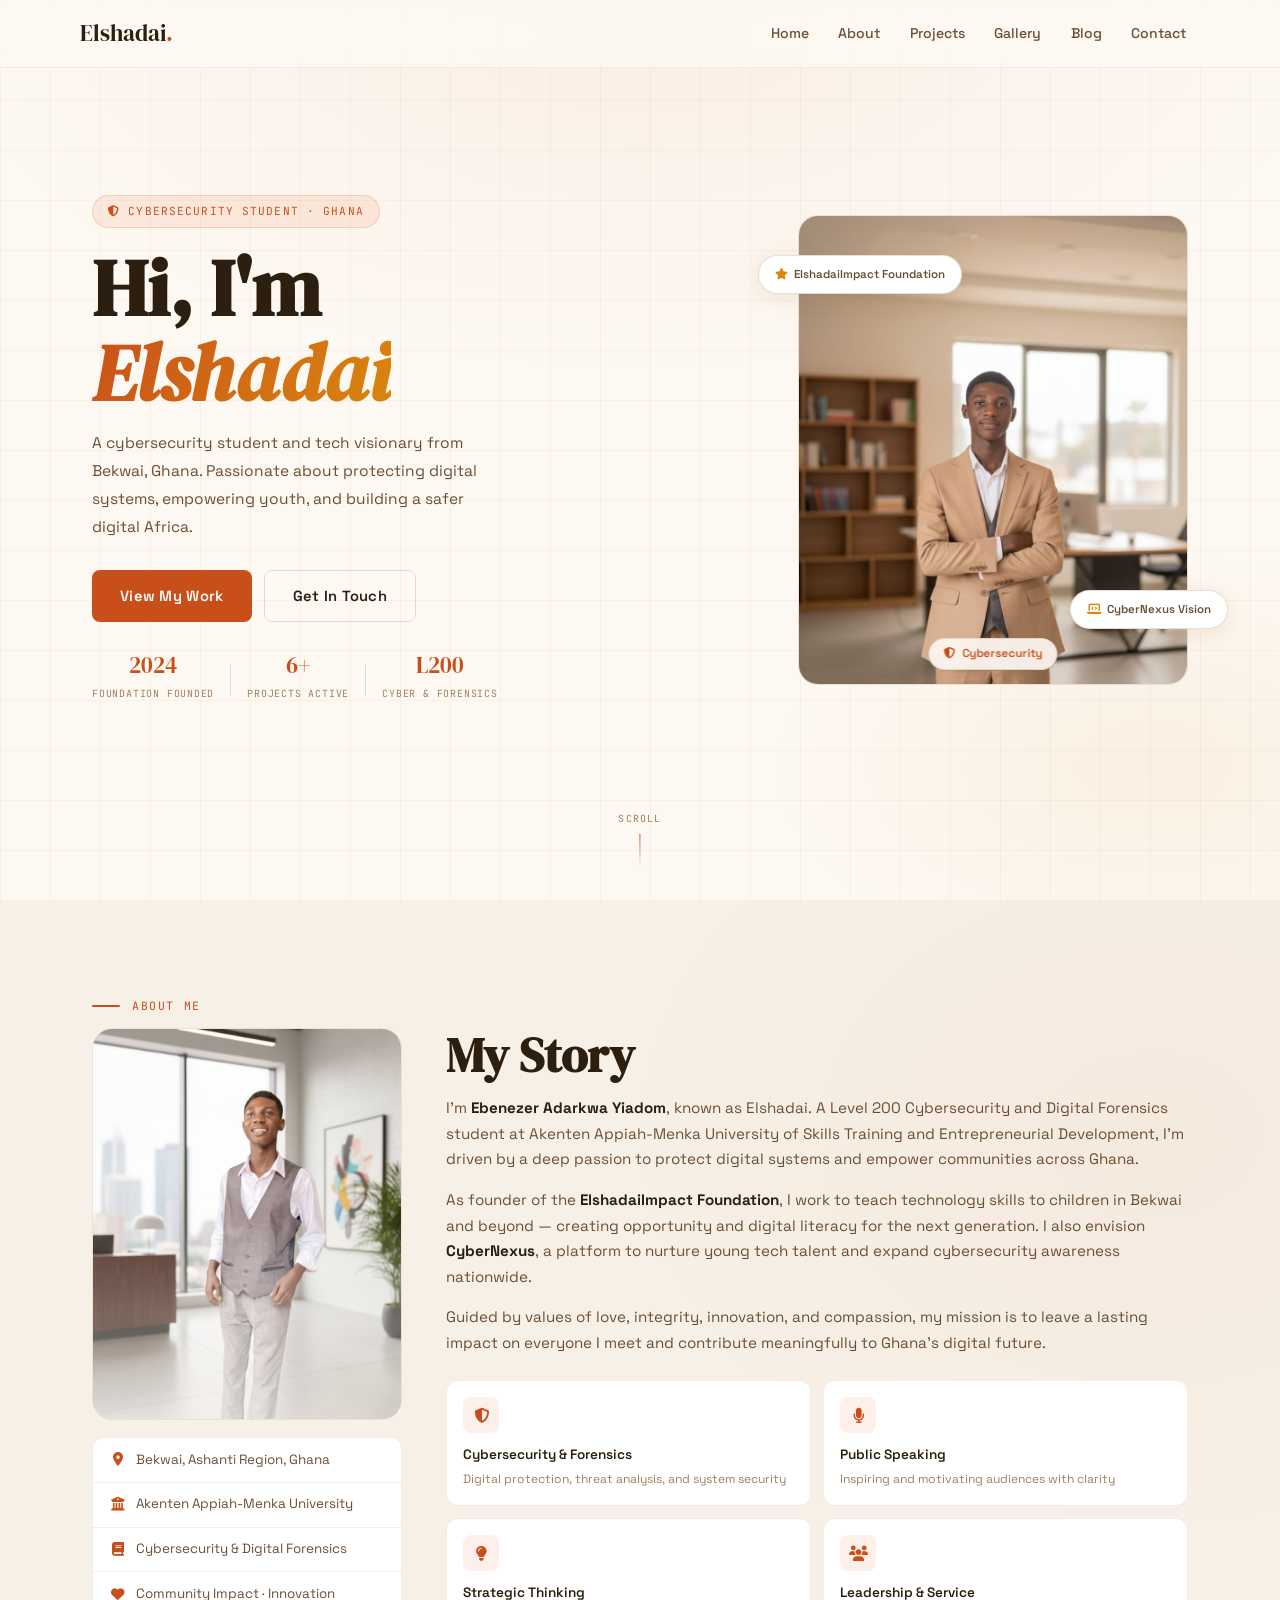
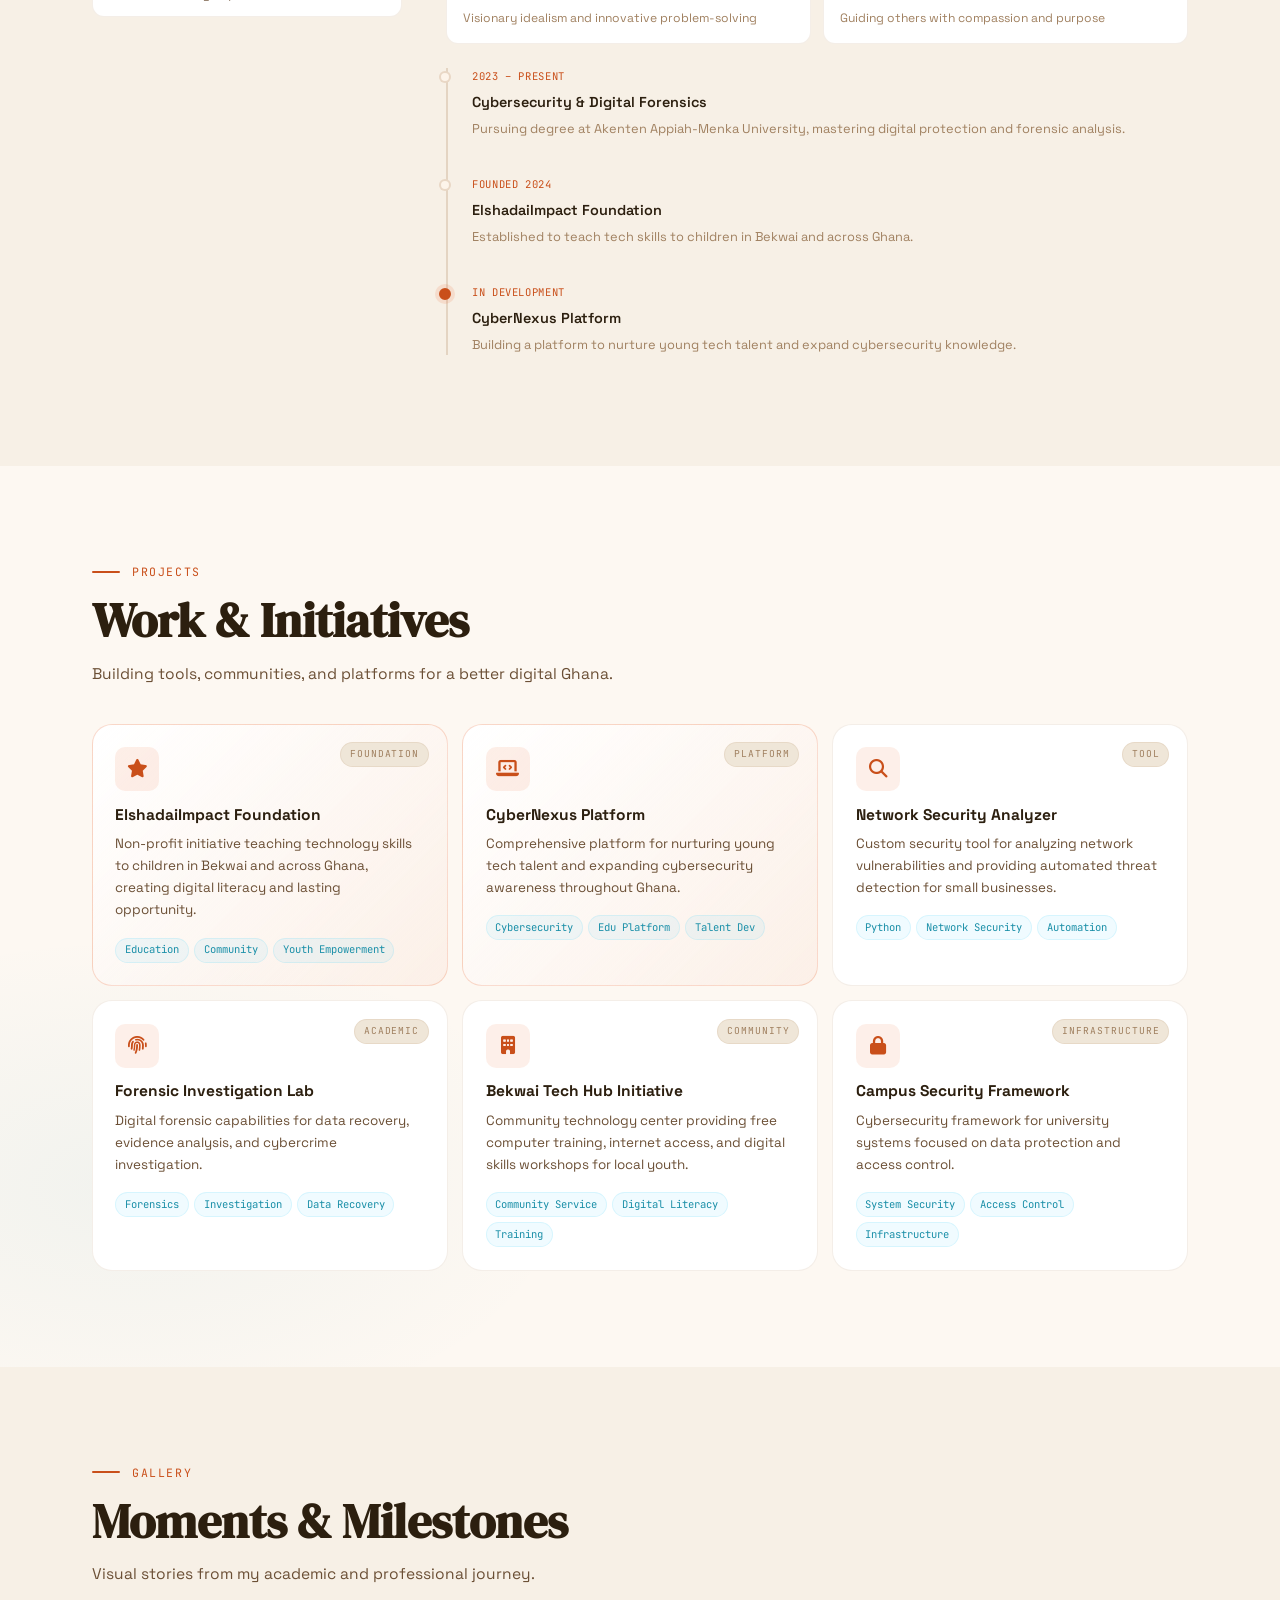
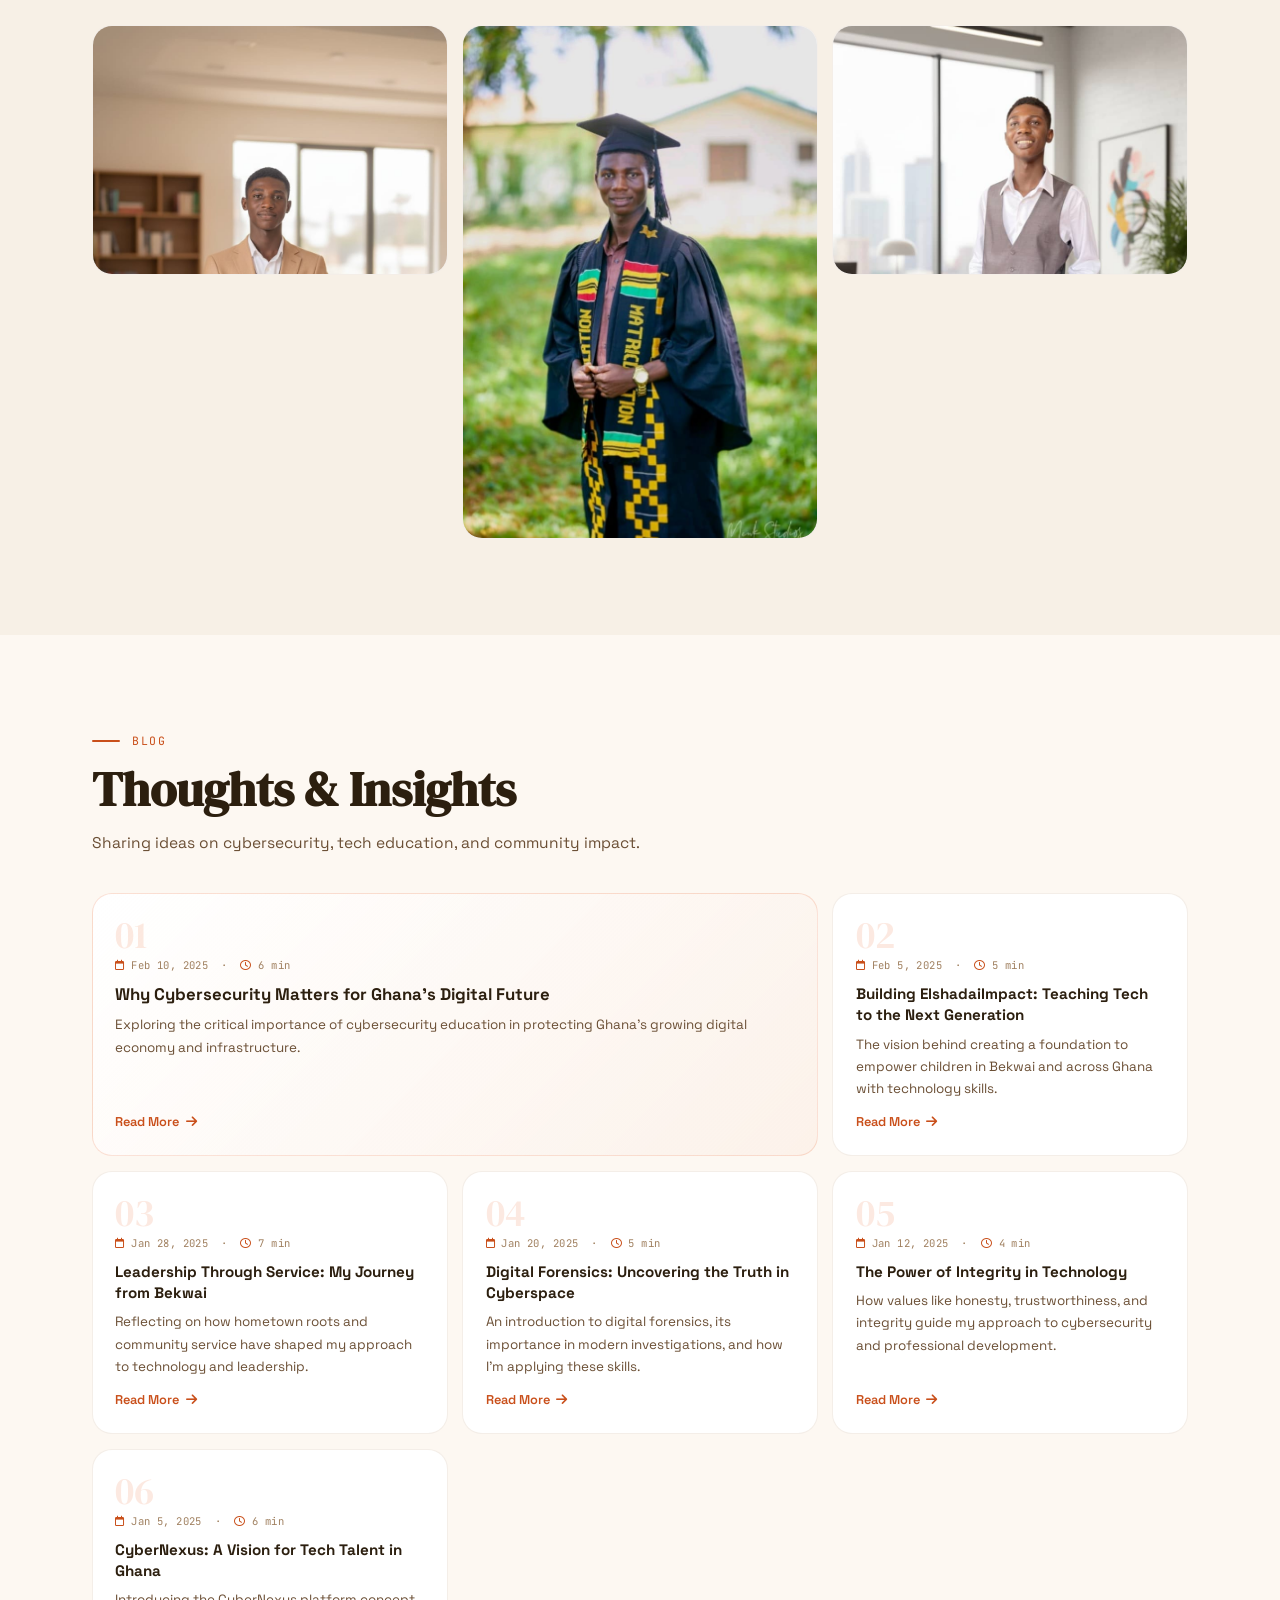
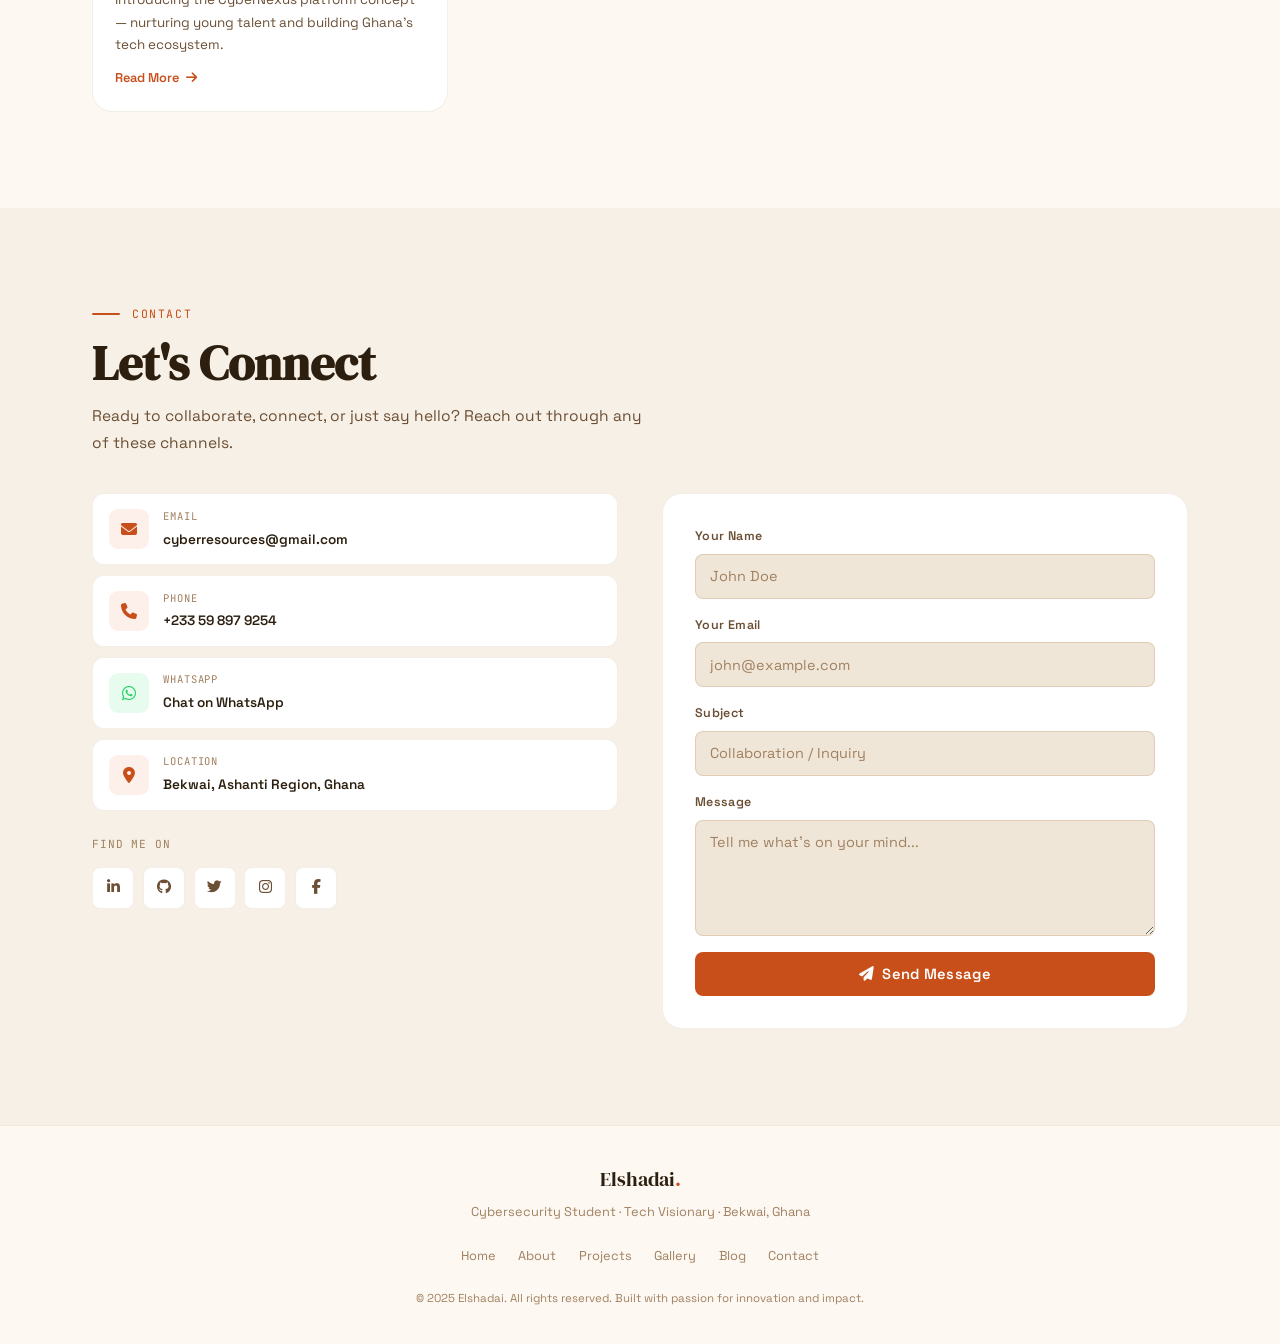
<file: web5/index.html>
<!DOCTYPE html>
<html lang="en">
<head>
    <meta charset="UTF-8">
    <meta name="viewport" content="width=device-width, initial-scale=1.0">
    <meta name="description" content="Elshadai - Cybersecurity Student & Tech Visionary from Bekwai, Ghana. Founder of ElshadaiImpact Foundation.">
    <meta name="author" content="Ebenezer Adarkwa Yiadom (Elshadai)">
    <title>Elshadai — Cybersecurity Student & Tech Visionary</title>

    <!-- Google Fonts -->
    <link href="https://fonts.googleapis.com/css2?family=Space+Grotesk:wght@300;400;500;600;700&family=DM+Serif+Display:ital@0;1&family=JetBrains+Mono:wght@400;500&display=swap" rel="stylesheet">

    <!-- Font Awesome -->
    <link rel="stylesheet" href="https://cdnjs.cloudflare.com/ajax/libs/font-awesome/6.4.0/css/all.min.css">

    <!-- Main Stylesheet -->
    <link rel="stylesheet" href="style.css">
</head>
<body>

    <!-- ======== NAVIGATION ======== -->
    <nav id="navbar">
        <div class="nav-inner">
            <a href="#home" class="logo">Elshadai<span class="dot">.</span></a>
            <input type="checkbox" id="menu-toggle-cb" class="menu-cb" hidden>
            <label for="menu-toggle-cb" class="burger" aria-label="Toggle menu">
                <span></span><span></span><span></span>
            </label>
            <ul class="nav-links">
                <li><a href="#home">Home</a></li>
                <li><a href="#about">About</a></li>
                <li><a href="#projects">Projects</a></li>
                <li><a href="#gallery">Gallery</a></li>
                <li><a href="#blog">Blog</a></li>
                <li><a href="#contact">Contact</a></li>
            </ul>
        </div>
    </nav>

    <!-- ======== HERO ======== -->
    <section id="home" class="section hero-section">
        <div class="hero-bg-grid"></div>
        <div class="container hero-grid">
            <div class="hero-text">
                <p class="eyebrow"><i class="fas fa-shield-alt"></i> Cybersecurity Student · Ghana</p>
                <h1>Hi, I'm<br><em>Elshadai</em></h1>
                <p class="hero-sub">A cybersecurity student and tech visionary from Bekwai, Ghana. Passionate about protecting digital systems, empowering youth, and building a safer digital Africa.</p>
                <div class="hero-actions">
                    <a href="#projects" class="btn btn-primary">View My Work</a>
                    <a href="#contact" class="btn btn-ghost">Get In Touch</a>
                </div>
                <div class="hero-stats">
                    <div class="stat">
                        <span class="stat-num">2024</span>
                        <span class="stat-label">Foundation Founded</span>
                    </div>
                    <div class="stat-divider"></div>
                    <div class="stat">
                        <span class="stat-num">6+</span>
                        <span class="stat-label">Projects Active</span>
                    </div>
                    <div class="stat-divider"></div>
                    <div class="stat">
                        <span class="stat-num">L200</span>
                        <span class="stat-label">Cyber & Forensics</span>
                    </div>
                </div>
            </div>
            <div class="hero-visual">
                <div class="photo-frame">
                    <img src="images/photo1.jpg" alt="Elshadai — Cybersecurity Professional">
                    <div class="frame-badge">
                        <i class="fas fa-shield-alt"></i>
                        <span>Cybersecurity</span>
                    </div>
                </div>
                <div class="floating-pill pill-1">
                    <i class="fas fa-star"></i> ElshadaiImpact Foundation
                </div>
                <div class="floating-pill pill-2">
                    <i class="fas fa-laptop-code"></i> CyberNexus Vision
                </div>
            </div>
        </div>
        <div class="scroll-hint">
            <span>Scroll</span>
            <div class="scroll-line"></div>
        </div>
    </section>

    <!-- ======== ABOUT ======== -->
    <section id="about" class="section about-section">
        <div class="container">
            <div class="section-label">
                <span class="label-line"></span>
                <span>About Me</span>
            </div>
            <div class="about-grid">
                <div class="about-left">
                    <div class="about-img-wrap">
                        <img src="images/photo3.jpg" alt="Elshadai — Leadership">
                        <div class="img-accent"></div>
                    </div>
                    <div class="quick-facts">
                        <div class="fact"><i class="fas fa-map-marker-alt"></i> Bekwai, Ashanti Region, Ghana</div>
                        <div class="fact"><i class="fas fa-university"></i> Akenten Appiah-Menka University</div>
                        <div class="fact"><i class="fas fa-book"></i> Cybersecurity & Digital Forensics</div>
                        <div class="fact"><i class="fas fa-heart"></i> Community Impact · Innovation</div>
                    </div>
                </div>
                <div class="about-right">
                    <h2 class="section-title">My Story</h2>
                    <p>I'm <strong>Ebenezer Adarkwa Yiadom</strong>, known as Elshadai. A Level 200 Cybersecurity and Digital Forensics student at Akenten Appiah-Menka University of Skills Training and Entrepreneurial Development, I'm driven by a deep passion to protect digital systems and empower communities across Ghana.</p>
                    <p>As founder of the <strong>ElshadaiImpact Foundation</strong>, I work to teach technology skills to children in Bekwai and beyond — creating opportunity and digital literacy for the next generation. I also envision <strong>CyberNexus</strong>, a platform to nurture young tech talent and expand cybersecurity awareness nationwide.</p>
                    <p>Guided by values of love, integrity, innovation, and compassion, my mission is to leave a lasting impact on everyone I meet and contribute meaningfully to Ghana's digital future.</p>

                    <div class="skills-grid">
                        <div class="skill-card">
                            <div class="skill-icon"><i class="fas fa-shield-alt"></i></div>
                            <h4>Cybersecurity & Forensics</h4>
                            <p>Digital protection, threat analysis, and system security</p>
                        </div>
                        <div class="skill-card">
                            <div class="skill-icon"><i class="fas fa-microphone"></i></div>
                            <h4>Public Speaking</h4>
                            <p>Inspiring and motivating audiences with clarity</p>
                        </div>
                        <div class="skill-card">
                            <div class="skill-icon"><i class="fas fa-lightbulb"></i></div>
                            <h4>Strategic Thinking</h4>
                            <p>Visionary idealism and innovative problem-solving</p>
                        </div>
                        <div class="skill-card">
                            <div class="skill-icon"><i class="fas fa-users"></i></div>
                            <h4>Leadership & Service</h4>
                            <p>Guiding others with compassion and purpose</p>
                        </div>
                    </div>

                    <div class="timeline">
                        <div class="tl-item">
                            <div class="tl-dot"></div>
                            <div class="tl-body">
                                <div class="tl-year">2023 – Present</div>
                                <h4>Cybersecurity & Digital Forensics</h4>
                                <p>Pursuing degree at Akenten Appiah-Menka University, mastering digital protection and forensic analysis.</p>
                            </div>
                        </div>
                        <div class="tl-item">
                            <div class="tl-dot"></div>
                            <div class="tl-body">
                                <div class="tl-year">Founded 2024</div>
                                <h4>ElshadaiImpact Foundation</h4>
                                <p>Established to teach tech skills to children in Bekwai and across Ghana.</p>
                            </div>
                        </div>
                        <div class="tl-item">
                            <div class="tl-dot tl-dot--active"></div>
                            <div class="tl-body">
                                <div class="tl-year">In Development</div>
                                <h4>CyberNexus Platform</h4>
                                <p>Building a platform to nurture young tech talent and expand cybersecurity knowledge.</p>
                            </div>
                        </div>
                    </div>
                </div>
            </div>
        </div>
    </section>

    <!-- ======== PROJECTS ======== -->
    <section id="projects" class="section projects-section">
        <div class="container">
            <div class="section-label">
                <span class="label-line"></span>
                <span>Projects</span>
            </div>
            <h2 class="section-title">Work & Initiatives</h2>
            <p class="section-sub">Building tools, communities, and platforms for a better digital Ghana.</p>
            <div class="projects-grid">

                <div class="project-card project-card--featured">
                    <div class="project-icon"><i class="fas fa-star"></i></div>
                    <div class="project-tag-top">Foundation</div>
                    <h3>ElshadaiImpact Foundation</h3>
                    <p>Non-profit initiative teaching technology skills to children in Bekwai and across Ghana, creating digital literacy and lasting opportunity.</p>
                    <div class="project-tags">
                        <span>Education</span>
                        <span>Community</span>
                        <span>Youth Empowerment</span>
                    </div>
                </div>

                <div class="project-card project-card--featured">
                    <div class="project-icon"><i class="fas fa-laptop-code"></i></div>
                    <div class="project-tag-top">Platform</div>
                    <h3>CyberNexus Platform</h3>
                    <p>Comprehensive platform for nurturing young tech talent and expanding cybersecurity awareness throughout Ghana.</p>
                    <div class="project-tags">
                        <span>Cybersecurity</span>
                        <span>Edu Platform</span>
                        <span>Talent Dev</span>
                    </div>
                </div>

                <div class="project-card">
                    <div class="project-icon"><i class="fas fa-search"></i></div>
                    <div class="project-tag-top">Tool</div>
                    <h3>Network Security Analyzer</h3>
                    <p>Custom security tool for analyzing network vulnerabilities and providing automated threat detection for small businesses.</p>
                    <div class="project-tags">
                        <span>Python</span>
                        <span>Network Security</span>
                        <span>Automation</span>
                    </div>
                </div>

                <div class="project-card">
                    <div class="project-icon"><i class="fas fa-fingerprint"></i></div>
                    <div class="project-tag-top">Academic</div>
                    <h3>Forensic Investigation Lab</h3>
                    <p>Digital forensic capabilities for data recovery, evidence analysis, and cybercrime investigation.</p>
                    <div class="project-tags">
                        <span>Forensics</span>
                        <span>Investigation</span>
                        <span>Data Recovery</span>
                    </div>
                </div>

                <div class="project-card">
                    <div class="project-icon"><i class="fas fa-building"></i></div>
                    <div class="project-tag-top">Community</div>
                    <h3>Bekwai Tech Hub Initiative</h3>
                    <p>Community technology center providing free computer training, internet access, and digital skills workshops for local youth.</p>
                    <div class="project-tags">
                        <span>Community Service</span>
                        <span>Digital Literacy</span>
                        <span>Training</span>
                    </div>
                </div>

                <div class="project-card">
                    <div class="project-icon"><i class="fas fa-lock"></i></div>
                    <div class="project-tag-top">Infrastructure</div>
                    <h3>Campus Security Framework</h3>
                    <p>Cybersecurity framework for university systems focused on data protection and access control.</p>
                    <div class="project-tags">
                        <span>System Security</span>
                        <span>Access Control</span>
                        <span>Infrastructure</span>
                    </div>
                </div>

            </div>
        </div>
    </section>

    <!-- ======== GALLERY ======== -->
    <section id="gallery" class="section gallery-section">
        <div class="container">
            <div class="section-label">
                <span class="label-line"></span>
                <span>Gallery</span>
            </div>
            <h2 class="section-title">Moments & Milestones</h2>
            <p class="section-sub">Visual stories from my academic and professional journey.</p>
            <div class="gallery-grid">

                <div class="gallery-card">
                    <div class="gallery-img-wrap">
                        <img src="images/photo1.jpg" alt="Professional Portrait — Elshadai">
                    </div>
                    <div class="gallery-info">
                        <h3>Professional Portrait</h3>
                        <p>Cybersecurity student and tech visionary</p>
                    </div>
                </div>

                <div class="gallery-card gallery-card--tall">
                    <div class="gallery-img-wrap">
                        <img src="images/photo2.jpg" alt="Academic Achievement — Matriculation">
                    </div>
                    <div class="gallery-info">
                        <h3>Academic Achievement</h3>
                        <p>Celebrating educational milestones at matriculation</p>
                    </div>
                </div>

                <div class="gallery-card">
                    <div class="gallery-img-wrap">
                        <img src="images/photo3.jpg" alt="Leadership & Vision — Elshadai">
                    </div>
                    <div class="gallery-info">
                        <h3>Leadership & Vision</h3>
                        <p>Inspiring the next generation of tech talent</p>
                    </div>
                </div>

            </div>
        </div>
    </section>

    <!-- ======== BLOG ======== -->
    <section id="blog" class="section blog-section">
        <div class="container">
            <div class="section-label">
                <span class="label-line"></span>
                <span>Blog</span>
            </div>
            <h2 class="section-title">Thoughts & Insights</h2>
            <p class="section-sub">Sharing ideas on cybersecurity, tech education, and community impact.</p>
            <div class="blog-grid">

                <article class="blog-card blog-card--featured">
                    <div class="blog-num">01</div>
                    <div class="blog-meta"><i class="far fa-calendar"></i> Feb 10, 2025 &nbsp;·&nbsp; <i class="far fa-clock"></i> 6 min</div>
                    <h3>Why Cybersecurity Matters for Ghana's Digital Future</h3>
                    <p>Exploring the critical importance of cybersecurity education in protecting Ghana's growing digital economy and infrastructure.</p>
                    <a href="#" class="read-more">Read More <i class="fas fa-arrow-right"></i></a>
                </article>

                <article class="blog-card">
                    <div class="blog-num">02</div>
                    <div class="blog-meta"><i class="far fa-calendar"></i> Feb 5, 2025 &nbsp;·&nbsp; <i class="far fa-clock"></i> 5 min</div>
                    <h3>Building ElshadaiImpact: Teaching Tech to the Next Generation</h3>
                    <p>The vision behind creating a foundation to empower children in Bekwai and across Ghana with technology skills.</p>
                    <a href="#" class="read-more">Read More <i class="fas fa-arrow-right"></i></a>
                </article>

                <article class="blog-card">
                    <div class="blog-num">03</div>
                    <div class="blog-meta"><i class="far fa-calendar"></i> Jan 28, 2025 &nbsp;·&nbsp; <i class="far fa-clock"></i> 7 min</div>
                    <h3>Leadership Through Service: My Journey from Bekwai</h3>
                    <p>Reflecting on how hometown roots and community service have shaped my approach to technology and leadership.</p>
                    <a href="#" class="read-more">Read More <i class="fas fa-arrow-right"></i></a>
                </article>

                <article class="blog-card">
                    <div class="blog-num">04</div>
                    <div class="blog-meta"><i class="far fa-calendar"></i> Jan 20, 2025 &nbsp;·&nbsp; <i class="far fa-clock"></i> 5 min</div>
                    <h3>Digital Forensics: Uncovering the Truth in Cyberspace</h3>
                    <p>An introduction to digital forensics, its importance in modern investigations, and how I'm applying these skills.</p>
                    <a href="#" class="read-more">Read More <i class="fas fa-arrow-right"></i></a>
                </article>

                <article class="blog-card">
                    <div class="blog-num">05</div>
                    <div class="blog-meta"><i class="far fa-calendar"></i> Jan 12, 2025 &nbsp;·&nbsp; <i class="far fa-clock"></i> 4 min</div>
                    <h3>The Power of Integrity in Technology</h3>
                    <p>How values like honesty, trustworthiness, and integrity guide my approach to cybersecurity and professional development.</p>
                    <a href="#" class="read-more">Read More <i class="fas fa-arrow-right"></i></a>
                </article>

                <article class="blog-card">
                    <div class="blog-num">06</div>
                    <div class="blog-meta"><i class="far fa-calendar"></i> Jan 5, 2025 &nbsp;·&nbsp; <i class="far fa-clock"></i> 6 min</div>
                    <h3>CyberNexus: A Vision for Tech Talent in Ghana</h3>
                    <p>Introducing the CyberNexus platform concept — nurturing young talent and building Ghana's tech ecosystem.</p>
                    <a href="#" class="read-more">Read More <i class="fas fa-arrow-right"></i></a>
                </article>

            </div>
        </div>
    </section>

    <!-- ======== CONTACT ======== -->
    <section id="contact" class="section contact-section">
        <div class="container">
            <div class="section-label">
                <span class="label-line"></span>
                <span>Contact</span>
            </div>
            <h2 class="section-title">Let's Connect</h2>
            <p class="section-sub">Ready to collaborate, connect, or just say hello? Reach out through any of these channels.</p>

            <div class="contact-grid">
                <div class="contact-left">
                    <div class="contact-cards">
                        <a href="mailto:cyberresources@gmail.com" class="contact-card">
                            <div class="cc-icon"><i class="fas fa-envelope"></i></div>
                            <div>
                                <div class="cc-label">Email</div>
                                <div class="cc-value">cyberresources@gmail.com</div>
                            </div>
                        </a>
                        <a href="tel:+233598979254" class="contact-card">
                            <div class="cc-icon"><i class="fas fa-phone"></i></div>
                            <div>
                                <div class="cc-label">Phone</div>
                                <div class="cc-value">+233 59 897 9254</div>
                            </div>
                        </a>
                        <a href="https://wa.me/233598979254?text=Hello%20Elshadai!%20I%20found%20your%20portfolio%20and%20would%20love%20to%20connect." target="_blank" rel="noopener" class="contact-card contact-card--whatsapp">
                            <div class="cc-icon"><i class="fab fa-whatsapp"></i></div>
                            <div>
                                <div class="cc-label">WhatsApp</div>
                                <div class="cc-value">Chat on WhatsApp</div>
                            </div>
                        </a>
                        <div class="contact-card contact-card--plain">
                            <div class="cc-icon"><i class="fas fa-map-marker-alt"></i></div>
                            <div>
                                <div class="cc-label">Location</div>
                                <div class="cc-value">Bekwai, Ashanti Region, Ghana</div>
                            </div>
                        </div>
                    </div>

                    <div class="socials-block">
                        <p>Find me on</p>
                        <div class="socials">
                            <a href="https://www.linkedin.com/in/elshadaiimpact" target="_blank" rel="noopener" title="LinkedIn" class="social-btn"><i class="fab fa-linkedin-in"></i></a>
                            <a href="https://github.com/elshadaiimpact" target="_blank" rel="noopener" title="GitHub" class="social-btn"><i class="fab fa-github"></i></a>
                            <a href="https://twitter.com/elshadaiimpact" target="_blank" rel="noopener" title="Twitter / X" class="social-btn"><i class="fab fa-twitter"></i></a>
                            <a href="https://www.instagram.com/elshadaiimpact" target="_blank" rel="noopener" title="Instagram" class="social-btn"><i class="fab fa-instagram"></i></a>
                            <a href="https://www.facebook.com/elshadaiimpact" target="_blank" rel="noopener" title="Facebook" class="social-btn"><i class="fab fa-facebook-f"></i></a>
                        </div>
                    </div>
                </div>

                <div class="contact-right">
                    <form class="contact-form" action="mailto:cyberresources@gmail.com" method="post" enctype="text/plain">
                        <div class="form-group">
                            <label for="name">Your Name</label>
                            <input type="text" id="name" name="name" placeholder="John Doe" required>
                        </div>
                        <div class="form-group">
                            <label for="email">Your Email</label>
                            <input type="email" id="email" name="email" placeholder="john@example.com" required>
                        </div>
                        <div class="form-group">
                            <label for="subject">Subject</label>
                            <input type="text" id="subject" name="subject" placeholder="Collaboration / Inquiry" required>
                        </div>
                        <div class="form-group">
                            <label for="message">Message</label>
                            <textarea id="message" name="message" rows="5" placeholder="Tell me what's on your mind..." required></textarea>
                        </div>
                        <button type="submit" class="btn btn-primary btn-full">
                            <i class="fas fa-paper-plane"></i> Send Message
                        </button>
                    </form>
                </div>
            </div>
        </div>
    </section>

    <!-- ======== FOOTER ======== -->
    <footer class="site-footer">
        <div class="container footer-inner">
            <div class="footer-brand">
                <span class="logo">Elshadai<span class="dot">.</span></span>
                <p>Cybersecurity Student · Tech Visionary · Bekwai, Ghana</p>
            </div>
            <div class="footer-links">
                <a href="#home">Home</a>
                <a href="#about">About</a>
                <a href="#projects">Projects</a>
                <a href="#gallery">Gallery</a>
                <a href="#blog">Blog</a>
                <a href="#contact">Contact</a>
            </div>
            <p class="footer-copy">&copy; 2025 Elshadai. All rights reserved. Built with passion for innovation and impact.</p>
        </div>
    </footer>

    <!-- WhatsApp Floating Button -->
    <a href="https://wa.me/233598979254?text=Hello%20Elshadai!%20I%20found%20your%20portfolio%20and%20would%20love%20to%20connect."
</file>
<file: web5/style.css>
/* ============================================
   Elshadai Portfolio — Main Stylesheet
   Mobile-First, Pure CSS
   ============================================ */

/* ---- CSS Variables ---- */
:root {
    --bg:          #fdf8f2;
    --bg-2:        #f7f0e6;
    --bg-3:        #efe6d8;
    --surface:     #ffffff;
    --surface-2:   #fdf4ea;
    --border:      rgba(180,140,100,0.15);
    --border-2:    rgba(180,140,100,0.28);
    --text:        #2c1f0f;
    --text-2:      #6b4f35;
    --text-3:      #a08060;
    --accent:      #c94f1a;
    --accent-2:    #d9880e;
    --accent-3:    #1a8fa8;
    --accent-glow: rgba(201,79,26,0.22);
    --font-sans:   'Space Grotesk', sans-serif;
    --font-serif:  'DM Serif Display', serif;
    --font-mono:   'JetBrains Mono', monospace;
    --radius:      12px;
    --radius-lg:   20px;
    --transition:  0.3s cubic-bezier(0.4,0,0.2,1);
    --nav-h:       68px;
}

/* ---- Reset ---- */
*, *::before, *::after { box-sizing: border-box; margin: 0; padding: 0; }
html { scroll-behavior: smooth; font-size: 16px; }
body {
    background: var(--bg);
    color: var(--text);
    font-family: var(--font-sans);
    line-height: 1.7;
    overflow-x: hidden;
    -webkit-font-smoothing: antialiased;
}
img { display: block; max-width: 100%; height: auto; }
a { color: inherit; text-decoration: none; }
ul { list-style: none; }

/* ---- Container ---- */
.container {
    width: 100%;
    max-width: 1160px;
    margin: 0 auto;
    padding: 0 1.25rem;
}

/* ---- Sections ---- */
.section { padding: 4rem 0; position: relative; }

/* ---- Section Labels ---- */
.section-label {
    display: flex;
    align-items: center;
    gap: 0.75rem;
    margin-bottom: 0.75rem;
    font-family: var(--font-mono);
    font-size: 0.72rem;
    letter-spacing: 0.14em;
    text-transform: uppercase;
    color: var(--accent);
}
.label-line {
    display: block;
    width: 28px; height: 2px;
    background: var(--accent);
    border-radius: 2px;
    flex-shrink: 0;
}

.section-title {
    font-family: var(--font-serif);
    font-size: clamp(1.75rem, 5vw, 3rem);
    line-height: 1.15;
    color: var(--text);
    margin-bottom: 0.75rem;
}

.section-sub {
    color: var(--text-2);
    font-size: 0.97rem;
    max-width: 560px;
    margin-bottom: 2.25rem;
    line-height: 1.75;
}

/* ---- Buttons ---- */
.btn {
    display: inline-flex;
    align-items: center;
    justify-content: center;
    gap: 0.5rem;
    padding: 0.8rem 1.75rem;
    border-radius: 8px;
    font-family: var(--font-sans);
    font-size: 0.92rem;
    font-weight: 600;
    letter-spacing: 0.02em;
    cursor: pointer;
    transition: var(--transition);
    border: none;
    text-decoration: none;
    white-space: nowrap;
}
.btn-primary { background: var(--accent); color: #fff; }
.btn-primary:hover { background: #d4541e; transform: translateY(-2px); box-shadow: 0 8px 28px var(--accent-glow); }
.btn-ghost { background: transparent; color: var(--text); border: 1.5px solid var(--border-2); }
.btn-ghost:hover { border-color: var(--accent); color: var(--accent); transform: translateY(-2px); }
.btn-full { width: 100%; }

/* ============================================
   NAVIGATION
   ============================================ */
#navbar {
    position: fixed;
    top: 0; left: 0; right: 0;
    z-index: 1000;
    height: var(--nav-h);
    background: rgba(253,248,242,0.94);
    backdrop-filter: blur(20px);
    -webkit-backdrop-filter: blur(20px);
    border-bottom: 1px solid var(--border);
}

.nav-inner {
    display: flex;
    align-items: center;
    justify-content: space-between;
    height: 100%;
    max-width: 1160px;
    margin: 0 auto;
    padding: 0 1.25rem;
}

.logo {
    font-family: var(--font-serif);
    font-size: 1.45rem;
    color: var(--text);
    z-index: 1001;
    position: relative;
}
.dot { color: var(--accent); }

.menu-cb { display: none; }

.burger {
    display: flex;
    flex-direction: column;
    gap: 5px;
    cursor: pointer;
    padding: 8px;
    z-index: 1001;
    position: relative;
}
.burger span {
    display: block;
    width: 22px; height: 2px;
    background: var(--text);
    border-radius: 2px;
    transition: var(--transition);
    transform-origin: center;
}

/* Burger X animation */
.menu-cb:checked ~ .burger span:nth-child(1) { transform: translateY(7px) rotate(45deg); }
.menu-cb:checked ~ .burger span:nth-child(2) { opacity: 0; transform: scaleX(0); }
.menu-cb:checked ~ .burger span:nth-child(3) { transform: translateY(-7px) rotate(-45deg); }

/* Mobile nav drawer */
.nav-links {
    position: fixed;
    top: var(--nav-h);
    left: 0; right: 0; bottom: 0;
    background: rgba(253,248,242,0.99);
    backdrop-filter: blur(24px);
    -webkit-backdrop-filter: blur(24px);
    display: flex;
    flex-direction: column;
    align-items: center;
    justify-content: center;
    gap: 0.25rem;
    transform: translateX(100%);
    transition: transform 0.35s cubic-bezier(0.4,0,0.2,1);
    z-index: 999;
}
.menu-cb:checked ~ .nav-links { transform: translateX(0); }

.nav-links li { width: 80%; text-align: center; }
.nav-links a {
    display: block;
    padding: 1rem 2rem;
    font-size: 1.35rem;
    font-weight: 600;
    color: var(--text-2);
    transition: var(--transition);
    border-radius: 10px;
}
.nav-links a:hover { color: var(--accent); background: rgba(232,98,42,0.08); }

/* ============================================
   HERO — MOBILE FIRST (photo shown on mobile)
   ============================================ */
.hero-section {
    min-height: 100svh;
    padding-top: calc(var(--nav-h) + 2.5rem);
    padding-bottom: 3rem;
    display: flex;
    flex-direction: column;
    justify-content: center;
    position: relative;
    overflow: hidden;
}

.hero-bg-grid {
    position: absolute;
    inset: 0;
    background-image:
        radial-gradient(ellipse 80% 60% at 50% 0%, rgba(201,79,26,0.06) 0%, transparent 70%),
        radial-gradient(ellipse 50% 40% at 90% 85%, rgba(217,136,14,0.07) 0%, transparent 60%),
        linear-gradient(rgba(180,140,100,0.08) 1px, transparent 1px),
        linear-gradient(90deg, rgba(180,140,100,0.08) 1px, transparent 1px);
    background-size: 100% 100%, 100% 100%, 50px 50px, 50px 50px;
    pointer-events: none;
}

.hero-grid {
    display: flex;
    flex-direction: column;
    align-items: center;
    gap: 2rem;
    position: relative;
    z-index: 1;
    text-align: center;
}

/* Photo block — visible on mobile */
.hero-visual {
    width: 100%;
    display: flex;
    justify-content: center;
    flex-shrink: 0;
    position: relative;
}

.photo-frame {
    position: relative;
    width: 220px;
    height: 275px;
    border-radius: var(--radius-lg);
    overflow: hidden;
    border: 1px solid var(--border-2);
    background: var(--surface);
}

.photo-frame img {
    width: 100%; height: 100%;
    object-fit: cover;
    object-position: top center;
}

.frame-badge {
    position: absolute;
    bottom: 0.85rem;
    left: 50%;
    transform: translateX(-50%);
    background: rgba(253,248,242,0.92);
    backdrop-filter: blur(10px);
    border: 1px solid var(--border-2);
    border-radius: 100px;
    padding: 0.35rem 0.9rem;
    font-size: 0.72rem;
    font-weight: 600;
    color: var(--accent);
    display: flex;
    align-items: center;
    gap: 0.4rem;
    white-space: nowrap;
}

/* Floating pills: hidden mobile, shown tablet+ */
.floating-pill { display: none; }

/* Hero text */
.hero-text {
    display: flex;
    flex-direction: column;
    align-items: center;
    width: 100%;
}

.eyebrow {
    display: inline-flex;
    align-items: center;
    gap: 0.5rem;
    font-family: var(--font-mono);
    font-size: 0.7rem;
    letter-spacing: 0.10em;
    text-transform: uppercase;
    color: var(--accent);
    background: rgba(232,98,42,0.10);
    border: 1px solid rgba(232,98,42,0.22);
    padding: 0.38rem 0.95rem;
    border-radius: 100px;
    margin-bottom: 1.1rem;
}

.hero-text h1 {
    font-family: var(--font-serif);
    font-size: clamp(2.4rem, 8vw, 5rem);
    line-height: 1.05;
    color: var(--text);
    margin-bottom: 1rem;
}
.hero-text h1 em {
    font-style: italic;
    background: linear-gradient(120deg, var(--accent), var(--accent-2));
    -webkit-background-clip: text;
    -webkit-text-fill-color: transparent;
    background-clip: text;
}

.hero-sub {
    font-size: 0.97rem;
    color: var(--text-2);
    max-width: 440px;
    margin-bottom: 1.75rem;
    line-height: 1.8;
}

.hero-actions {
    display: flex;
    gap: 0.75rem;
    flex-wrap: wrap;
    justify-content: center;
    margin-bottom: 2rem;
    width: 100%;
}

.hero-actions .btn {
    flex: 1;
    min-width: 130px;
    max-width: 190px;
}

.hero-stats {
    display: flex;
    align-items: center;
    justify-content: center;
    gap: 1rem;
}

.stat { text-align: center; }
.stat-num {
    display: block;
    font-family: var(--font-serif);
    font-size: 1.45rem;
    color: var(--accent);
    line-height: 1;
}
.stat-label {
    font-size: 0.62rem;
    color: var(--text-3);
    text-transform: uppercase;
    letter-spacing: 0.08em;
    font-family: var(--font-mono);
    margin-top: 0.2rem;
}
.stat-divider {
    width: 1px; height: 32px;
    background: var(--border-2);
    flex-shrink: 0;
}

.scroll-hint { display: none; }

/* ============================================
   ABOUT — MOBILE FIRST
   ============================================ */
.about-section {
    background: var(--bg-2);
    background-image: radial-gradient(ellipse 60% 50% at 90% 20%, rgba(201,79,26,0.04) 0%, transparent 70%);
}

.about-grid {
    display: flex;
    flex-direction: column;
    gap: 2.25rem;
}

.about-left {
    display: flex;
    flex-direction: column;
    gap: 1.1rem;
}

.about-img-wrap {
    position: relative;
    border-radius: var(--radius-lg);
    overflow: hidden;
    border: 1px solid var(--border);
    max-width: 360px;
    margin: 0 auto;
    width: 100%;
}
.about-img-wrap img {
    width: 100%;
    height: 300px;
    object-fit: cover;
    object-position: top;
    display: block;
}
.img-accent {
    position: absolute;
    inset: 0;
    background: linear-gradient(to top, rgba(253,248,242,0.55) 0%, transparent 55%);
    pointer-events: none;
}

.quick-facts {
    background: var(--surface);
    border: 1px solid var(--border);
    border-radius: var(--radius);
    overflow: hidden;
}
.fact {
    display: flex;
    align-items: center;
    gap: 0.7rem;
    padding: 0.78rem 1.1rem;
    font-size: 0.84rem;
    color: var(--text-2);
    border-bottom: 1px solid var(--border);
    line-height: 1.4;
}
.fact:last-child { border-bottom: none; }
.fact i { color: var(--accent); width: 14px; text-align: center; flex-shrink: 0; }

.about-right p { color: var(--text-2); margin-bottom: 0.9rem; font-size: 0.95rem; }
.about-right p strong { color: var(--text); }

.skills-grid {
    display: grid;
    grid-template-columns: 1fr 1fr;
    gap: 0.8rem;
    margin: 1.5rem 0;
}
.skill-card {
    background: var(--surface);
    border: 1px solid var(--border);
    border-radius: var(--radius);
    padding: 1rem;
    transition: var(--transition);
}
.skill-card:hover { border-color: var(--border-2); background: var(--surface-2); transform: translateY(-2px); }
.skill-icon {
    width: 36px; height: 36px;
    background: rgba(232,98,42,0.10);
    border-radius: 8px;
    display: flex; align-items: center; justify-content: center;
    color: var(--accent);
    font-size: 0.95rem;
    margin-bottom: 0.6rem;
}
.skill-card h4 { font-size: 0.85rem; font-weight: 600; color: var(--text); margin-bottom: 0.28rem; }
.skill-card p { font-size: 0.76rem; color: var(--text-3); margin: 0; line-height: 1.5; }

.timeline {
    border-left: 2px solid var(--border-2);
    padding-left: 1.5rem;
    margin-top: 1.5rem;
}
.tl-item { position: relative; padding-bottom: 1.4rem; }
.tl-item:last-child { padding-bottom: 0; }
.tl-dot {
    position: absolute;
    left: -2.05rem; top: 0.22rem;
    width: 12px; height: 12px;
    border-radius: 50%;
    background: var(--surface-2);
    border: 2px solid var(--border-2);
}
.tl-dot--active {
    background: var(--accent);
    border-color: var(--accent);
    box-shadow: 0 0 0 4px rgba(232,98,42,0.14);
}
.tl-year {
    font-family: var(--font-mono);
    font-size: 0.66rem;
    color: var(--accent);
    letter-spacing: 0.06em;
    text-transform: uppercase;
    margin-bottom: 0.25rem;
}
.tl-body h4 { font-size: 0.9rem; font-weight: 600; color: var(--text); margin-bottom: 0.28rem; }
.tl-body p { font-size: 0.8rem; color: var(--text-3); line-height: 1.6; }

/* ============================================
   PROJECTS — MOBILE FIRST (1 col)
   ============================================ */
.projects-section {
    background: var(--bg);
    background-image: radial-gradient(ellipse 50% 40% at 10% 80%, rgba(26,143,168,0.05) 0%, transparent 70%);
}

.projects-grid {
    display: grid;
    grid-template-columns: 1fr;
    gap: 0.9rem;
}

.project-card {
    background: var(--surface);
    border: 1px solid var(--border);
    border-radius: var(--radius-lg);
    padding: 1.4rem;
    position: relative;
    transition: var(--transition);
    overflow: hidden;
}
.project-card::before {
    content: '';
    position: absolute; inset: 0;
    background: linear-gradient(135deg, rgba(232,98,42,0.04) 0%, transparent 60%);
    opacity: 0;
    transition: var(--transition);
    pointer-events: none;
}
.project-card:hover { border-color: var(--border-2); transform: translateY(-3px); box-shadow: 0 10px 36px rgba(0,0,0,0.28); }
.project-card:hover::before { opacity: 1; }
.project-card--featured {
    border-color: rgba(232,98,42,0.22);
    background: linear-gradient(135deg, var(--surface) 0%, rgba(232,98,42,0.05) 100%);
}
.project-icon {
    width: 44px; height: 44px;
    background: rgba(232,98,42,0.10);
    border-radius: 10px;
    display: flex; align-items: center; justify-content: center;
    color: var(--accent);
    font-size: 1.15rem;
    margin-bottom: 0.85rem;
}
.project-tag-top {
    position: absolute;
    top: 1.1rem; right: 1.1rem;
    font-family: var(--font-mono);
    font-size: 0.6rem;
    letter-spacing: 0.1em;
    text-transform: uppercase;
    color: var(--text-3);
    background: var(--bg-3);
    padding: 0.2rem 0.55rem;
    border-radius: 100px;
    border: 1px solid var(--border);
}
.project-card h3 {
    font-size: 0.97rem;
    font-weight: 700;
    color: var(--text);
    margin-bottom: 0.5rem;
    line-height: 1.3;
    padding-right: 3.5rem;
}
.project-card p { font-size: 0.84rem; color: var(--text-2); line-height: 1.65; margin-bottom: 1rem; }
.project-tags { display: flex; flex-wrap: wrap; gap: 0.32rem; }
.project-tags span {
    font-size: 0.66rem;
    font-family: var(--font-mono);
    color: var(--accent-3);
    background: rgba(62,201,245,0.08);
    border: 1px solid rgba(62,201,245,0.14);
    padding: 0.16rem 0.55rem;
    border-radius: 100px;
}

/* ============================================
   GALLERY — MOBILE FIRST (1 col)
   ============================================ */
.gallery-section { background: var(--bg-2); }

.gallery-grid {
    display: grid;
    grid-template-columns: 1fr;
    gap: 0.9rem;
}
.gallery-card {
    border-radius: var(--radius-lg);
    overflow: hidden;
    border: 1px solid var(--border);
    background: var(--surface);
    transition: var(--transition);
}
.gallery-card:hover { border-color: var(--border-2); transform: translateY(-3px); box-shadow: 0 12px 40px rgba(0,0,0,0.3); }
.gallery-img-wrap { overflow: hidden; height: 250px; }
.gallery-img-wrap img {
    width: 100%; height: 100%;
    object-fit: cover;
    object-position: top center;
    transition: transform 0.5s cubic-bezier(0.4,0,0.2,1);
}
.gallery-card:hover .gallery-img-wrap img { transform: scale(1.04); }
.gallery-info { padding: 1rem 1.2rem; }
.gallery-info h3 { font-size: 0.9rem; font-weight: 700; color: var(--text); margin-bottom: 0.22rem; }
.gallery-info p { font-size: 0.78rem; color: var(--text-3); }

/* ============================================
   BLOG — MOBILE FIRST (1 col)
   ============================================ */
.blog-section { background: var(--bg); }

.blog-grid {
    display: grid;
    grid-template-columns: 1fr;
    gap: 0.9rem;
}
.blog-card {
    background: var(--surface);
    border: 1px solid var(--border);
    border-radius: var(--radius-lg);
    padding: 1.4rem;
    transition: var(--transition);
    display: flex;
    flex-direction: column;
    gap: 0.5rem;
}
.blog-card:hover { border-color: var(--border-2); transform: translateY(-3px); box-shadow: 0 10px 36px rgba(0,0,0,0.22); }
.blog-card--featured {
    background: linear-gradient(135deg, var(--surface) 0%, rgba(232,98,42,0.04) 100%);
    border-color: rgba(232,98,42,0.18);
}
.blog-num {
    font-family: var(--font-serif);
    font-size: 2.4rem;
    line-height: 1;
    color: rgba(232,98,42,0.14);
    margin-bottom: -0.35rem;
}
.blog-meta { font-family: var(--font-mono); font-size: 0.66rem; color: var(--text-3); letter-spacing: 0.04em; }
.blog-meta i { color: var(--accent); }
.blog-card h3 { font-size: 0.95rem; font-weight: 700; color: var(--text); line-height: 1.4; }
.blog-card--featured h3 { font-size: 1.05rem; }
.blog-card p { font-size: 0.84rem; color: var(--text-2); line-height: 1.65; flex: 1; }
.read-more {
    display: inline-flex; align-items: center; gap: 0.4rem;
    font-size: 0.8rem; font-weight: 600;
    color: var(--accent);
    transition: gap var(--transition);
    margin-top: 0.2rem;
}
.read-more:hover { gap: 0.7rem; }

/* ============================================
   CONTACT — MOBILE FIRST (1 col)
   ============================================ */
.contact-section { background: var(--bg-2); }

.contact-grid {
    display: grid;
    grid-template-columns: 1fr;
    gap: 1.75rem;
}
.contact-cards {
    display: flex;
    flex-direction: column;
    gap: 0.6rem;
    margin-bottom: 1.5rem;
}
.contact-card {
    display: flex;
    align-items: center;
    gap: 0.9rem;
    padding: 0.85rem 1rem;
    background: var(--surface);
    border: 1px solid var(--border);
    border-radius: var(--radius);
    transition: var(--transition);
}
.contact-card:hover { border-color: var(--border-2); background: var(--surface-2); transform: translateX(3px); }
.contact-card--whatsapp .cc-icon { background: rgba(37,211,102,0.10); color: #25d366; }
.contact-card--plain { cursor: default; }
.contact-card--plain:hover { transform: none; }

.cc-icon {
    width: 40px; height: 40px;
    border-radius: 9px;
    background: rgba(232,98,42,0.10);
    display: flex; align-items: center; justify-content: center;
    color: var(--accent);
    font-size: 1rem;
    flex-shrink: 0;
}
.cc-label { font-size: 0.66rem; font-family: var(--font-mono); color: var(--text-3); letter-spacing: 0.08em; text-transform: uppercase; margin-bottom: 0.12rem; }
.cc-value { font-size: 0.85rem; font-weight: 600; color: var(--text); word-break: break-all; }

.socials-block p { font-size: 0.7rem; color: var(--text-3); font-family: var(--font-mono); letter-spacing: 0.08em; text-transform: uppercase; margin-bottom: 0.8rem; }
.socials { display: flex; gap: 0.55rem; flex-wrap: wrap; }
.social-btn {
    width: 42px; height: 42px;
    background: var(--surface);
    border: 1px solid var(--border);
    border-radius: 8px;
    display: flex; align-items: center; justify-content: center;
    color: var(--text-2);
    font-size: 0.92rem;
    transition: var(--transition);
}
.social-btn:hover { background: var(--accent); border-color: var(--accent); color: #fff; transform: translateY(-2px); }

.contact-form {
    background: var(--surface);
    border: 1px solid var(--border);
    border-radius: var(--radius-lg);
    padding: 1.4rem;
}
.form-group { display: flex; flex-direction: column; gap: 0.4rem; margin-bottom: 1rem; }
.form-group label { font-size: 0.78rem; font-weight: 600; color: var(--text-2); letter-spacing: 0.03em; }
.form-group input,
.form-group textarea {
    background: var(--bg-3);
    border: 1px solid var(--border-2);
    border-radius: 8px;
    padding: 0.78rem 0.9rem;
    font-family: var(--font-sans);
    font-size: 0.9rem;
    color: var(--text);
    width: 100%;
    transition: border-color var(--transition);
    outline: none;
    resize: vertical;
}
.form-group input::placeholder,
.form-group textarea::placeholder { color: var(--text-3); }
.form-group input:focus,
.form-group textarea:focus { border-color: var(--accent); background: var(--bg-2); }

/* ============================================
   FOOTER
   ============================================ */
.site-footer { background: var(--bg); border-top: 1px solid var(--border); padding: 2.25rem 0; }
.footer-inner { display: flex; flex-direction: column; align-items: center; gap: 1.1rem; text-align: center; }
.footer-brand .logo { display: block; margin-bottom: 0.25rem; font-size: 1.28rem; }
.footer-brand p { font-size: 0.8rem; color: var(--text-3); }
.footer-links { display: flex; gap: 0.1rem; flex-wrap: wrap; justify-content: center; }
.footer-links a { padding: 0.28rem 0.65rem; font-size: 0.8rem; color: var(--text-3); border-radius: 6px; transition: var(--transition); }
.footer-links a:hover { color: var(--text); background: var(--surface); }
.footer-copy { font-size: 0.72rem; color: var(--text-3); text-align: center; padding: 0 1rem; }

/* ============================================
   WHATSAPP FAB
   ============================================ */
.whatsapp-fab {
    position: fixed;
    bottom: 1.5rem; right: 1.5rem;
    z-index: 900;
    width: 50px; height: 50px;
    background: #25d366;
    border-radius: 50%;
    display: flex; align-items: center; justify-content: center;
    color: #fff;
    font-size: 1.35rem;
    box-shadow: 0 6px 24px rgba(37,211,102,0.38);
    transition: var(--transition);
}
.whatsapp-fab:hover { transform: scale(1.1) translateY(-3px); box-shadow: 0 10px 32px rgba(37,211,102,0.5); }

/* ============================================
   BREAKPOINT: 520px — 2-col projects, 2-col blog
   ============================================ */
@media (min-width: 520px) {
    .container { padding: 0 1.5rem; }
    .projects-grid { grid-template-columns: 1fr 1fr; }
    .gallery-grid { grid-template-columns: 1fr 1fr; }
    .gallery-img-wrap { height: 230px; }
    .blog-grid { grid-template-columns: 1fr 1fr; }
    .blog-card--featured { grid-column: span 2; }
}

/* ============================================
   BREAKPOINT: 768px — tablet, inline nav
   ============================================ */
@media (min-width: 768px) {
    .container { padding: 0 2rem; }
    .section { padding: 5rem 0; }

    /* Nav: inline */
    .burger { display: none; }
    .nav-links {
        position: static;
        transform: none;
        flex-direction: row;
        background: none;
        backdrop-filter: none;
        -webkit-backdrop-filter: none;
        justify-content: flex-end;
        gap: 0.15rem;
        bottom: auto;
    }
    .nav-links li { width: auto; text-align: left; }
    .nav-links a { font-size: 0.88rem; font-weight: 500; color: var(--text-2); padding: 0.4rem 0.85rem; }
    .nav-links a:hover { background: var(--surface); color: var(--text); }

    /* Hero: side-by-side */
    .hero-grid {
        flex-direction: row;
        text-align: left;
        align-items: center;
        gap: 3rem;
    }
    .hero-text { align-items: flex-start; flex: 1; min-width: 0; }
    .hero-sub { max-width: 420px; }
    .hero-actions { justify-content: flex-start; }
    .hero-actions .btn { flex: unset; min-width: unset; max-width: unset; }
    .hero-stats { justify-content: flex-start; }
    .eyebrow { margin: 0 0 1.1rem; }

    .hero-visual { width: auto; padding: 0; position: relative; }
    .photo-frame { width: 290px; height: 360px; }

    /* Show floating pills */
    .floating-pill {
        display: flex;
        position: absolute;
        background: var(--surface);
        border: 1px solid var(--border-2);
        border-radius: 100px;
        padding: 0.55rem 1rem;
        font-size: 0.72rem;
        font-weight: 600;
        color: var(--text-2);
        align-items: center;
        gap: 0.4rem;
        white-space: nowrap;
        box-shadow: 0 4px 20px rgba(180,140,100,0.18);
        z-index: 2;
    }
    .floating-pill i { color: var(--accent-2); }
    .pill-1 { top: 2rem; left: -2rem; animation: floatA 4s ease-in-out infinite; }
    .pill-2 { bottom: 3rem; right: -2rem; animation: floatB 4.5s ease-in-out infinite; }

    /* About: side-by-side */
    .about-grid { flex-direction: row; gap: 2.75rem; align-items: start; }
    .about-left { min-width: 260px; max-width: 280px; flex-shrink: 0; }
    .about-img-wrap { max-width: 100%; margin: 0; }
    .about-img-wrap img { height: 340px; }

    /* Gallery: 2 col */
    .gallery-grid { grid-template-columns: 1fr 1fr; }
    .gallery-img-wrap { height: 250px; }

    /* Contact: 2 col */
    .contact-grid { grid-template-columns: 1fr 1fr; gap: 2.75rem; }
    .contact-form { padding: 1.75rem; }

    /* Scroll hint */
    .scroll-hint {
        display: flex;
        position: absolute;
        bottom: 2rem; left: 50%;
        transform: translateX(-50%);
        flex-direction: column;
        align-items: center;
        gap: 0.4rem;
        font-family: var(--font-mono);
        font-size: 0.62rem;
        letter-spacing: 0.12em;
        text-transform: uppercase;
        color: var(--text-3);
    }
    .scroll-line {
        width: 1px; height: 34px;
        background: linear-gradient(to bottom, var(--accent), transparent);
        animation: scrollPulse 2s ease-in-out infinite;
    }
}

/* ============================================
   BREAKPOINT: 1024px — desktop
   ============================================ */
@media (min-width: 1024px) {
    .section { padding: 6rem 0; }

    .hero-grid { gap: 4rem; }
    .photo-frame { width: 350px; height: 430px; }
    .pill-1 { top: 2.5rem; left: -2.5rem; }
    .pill-2 { bottom: 3.5rem; right: -2.5rem; }

    .about-left { min-width: 310px; max-width: 330px; }
    .about-img-wrap img { height: 390px; }

    /* Projects: 3 col */
    .projects-grid { grid-template-columns: repeat(3, 1fr); }

    /* Gallery: 3 col, tall card spans 2 rows */
    .gallery-grid {
        grid-template-columns: repeat(3, 1fr);
        grid-auto-rows: 250px;
    }
    .gallery-card--tall { grid-row: span 2; }
    .gallery-img-wrap { height: 100%; }

    /* Blog: 3 col */
    .blog-grid { grid-template-columns: repeat(3, 1fr); }
    .blog-card--featured { grid-column: span 2; }

    .contact-form { padding: 2rem; }
}

/* ============================================
   BREAKPOINT: 1280px — wide desktop
   ============================================ */
@media (min-width: 1280px) {
    .photo-frame { width: 390px; height: 470px; }
}

/* ============================================
   ANIMATIONS
   ============================================ */
@keyframes floatA {
    0%, 100% { transform: translateY(0); }
    50% { transform: translateY(-8px); }
}
@keyframes floatB {
    0%, 100% { transform: translateY(0); }
    50% { transform: translateY(8px); }
}
@keyframes scrollPulse {
    0%, 100% { opacity: 1; transform: scaleY(1); }
    50% { opacity: 0.4; transform: scaleY(0.6); }
}

/* ============================================
   PRINT
   ============================================ */
@media print {
    #navbar, .whatsapp-fab, .floating-pill,
    .scroll-hint, .hero-actions, .contact-form { display: none !important; }
    body { background: #fff; color: #000; }
    .hero-text h1 em { -webkit-text-fill-color: #e8622a; color: #e8622a; }
}
</file>
